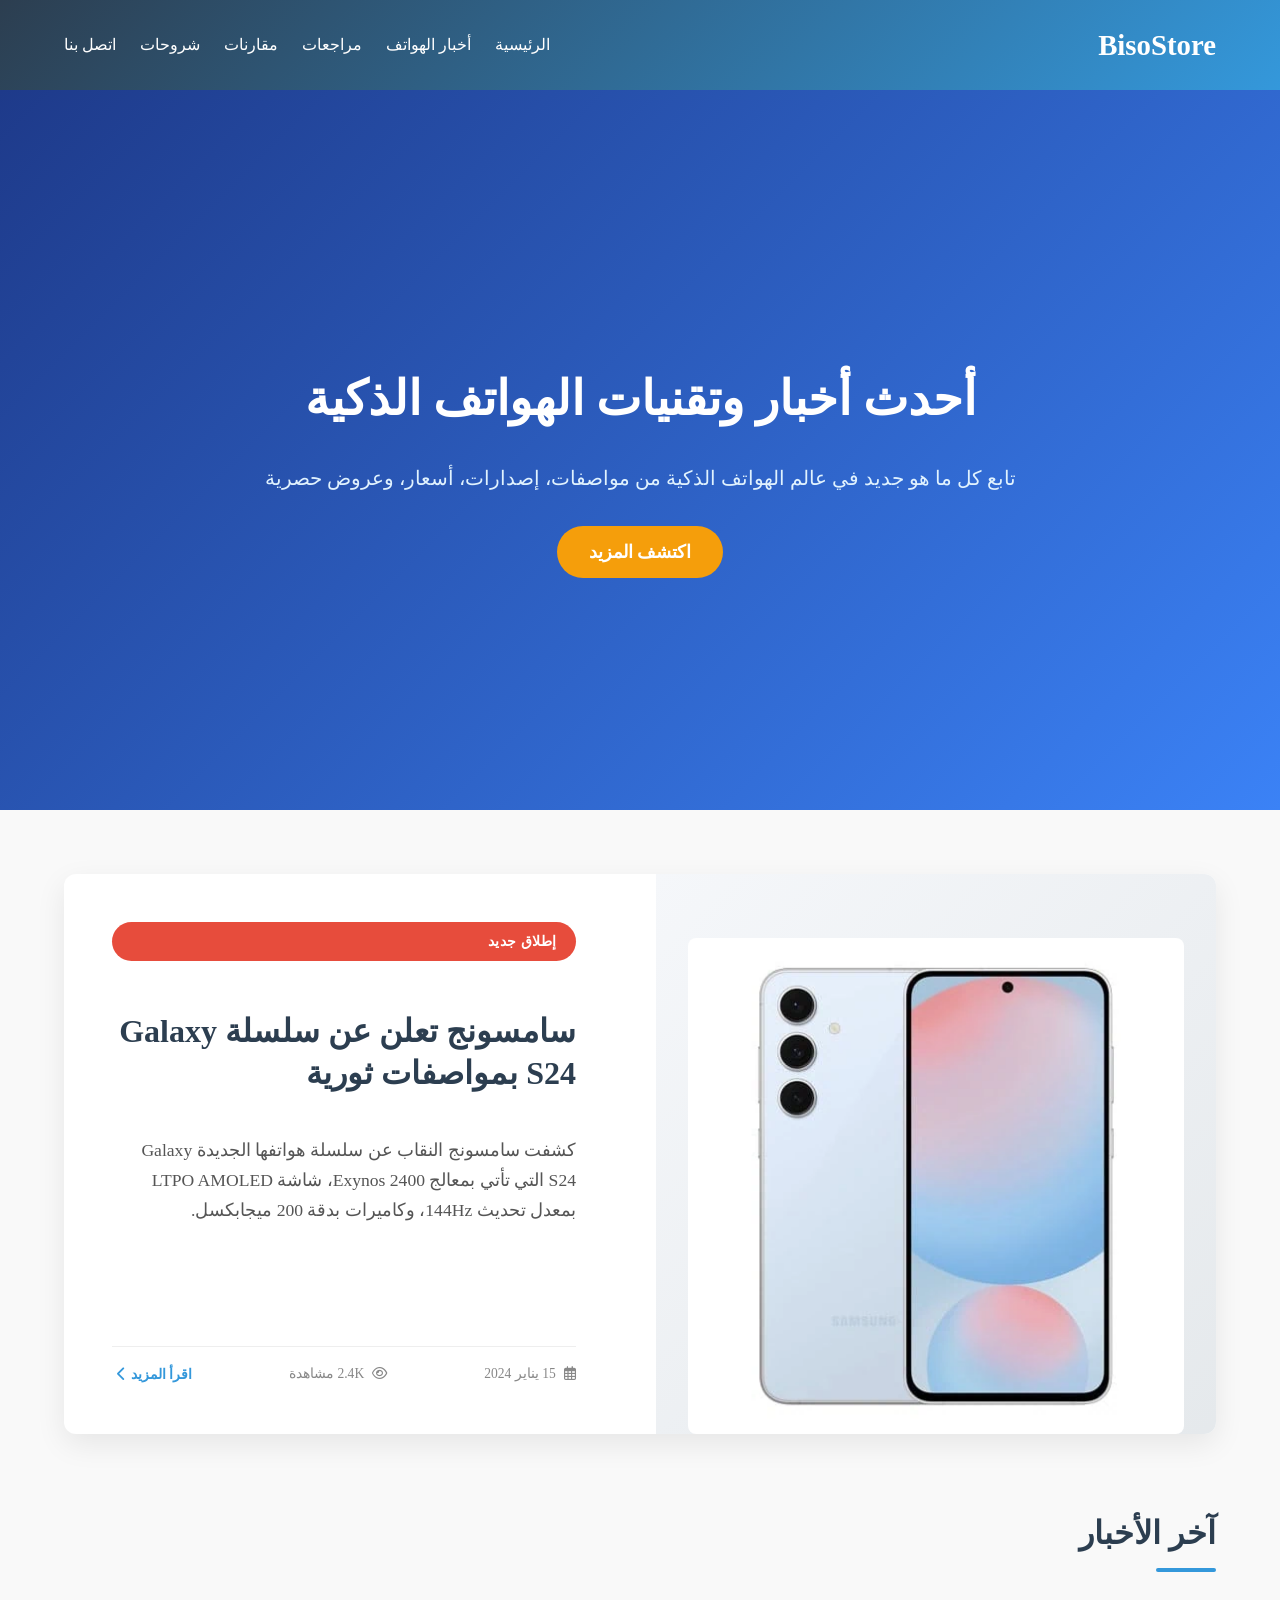
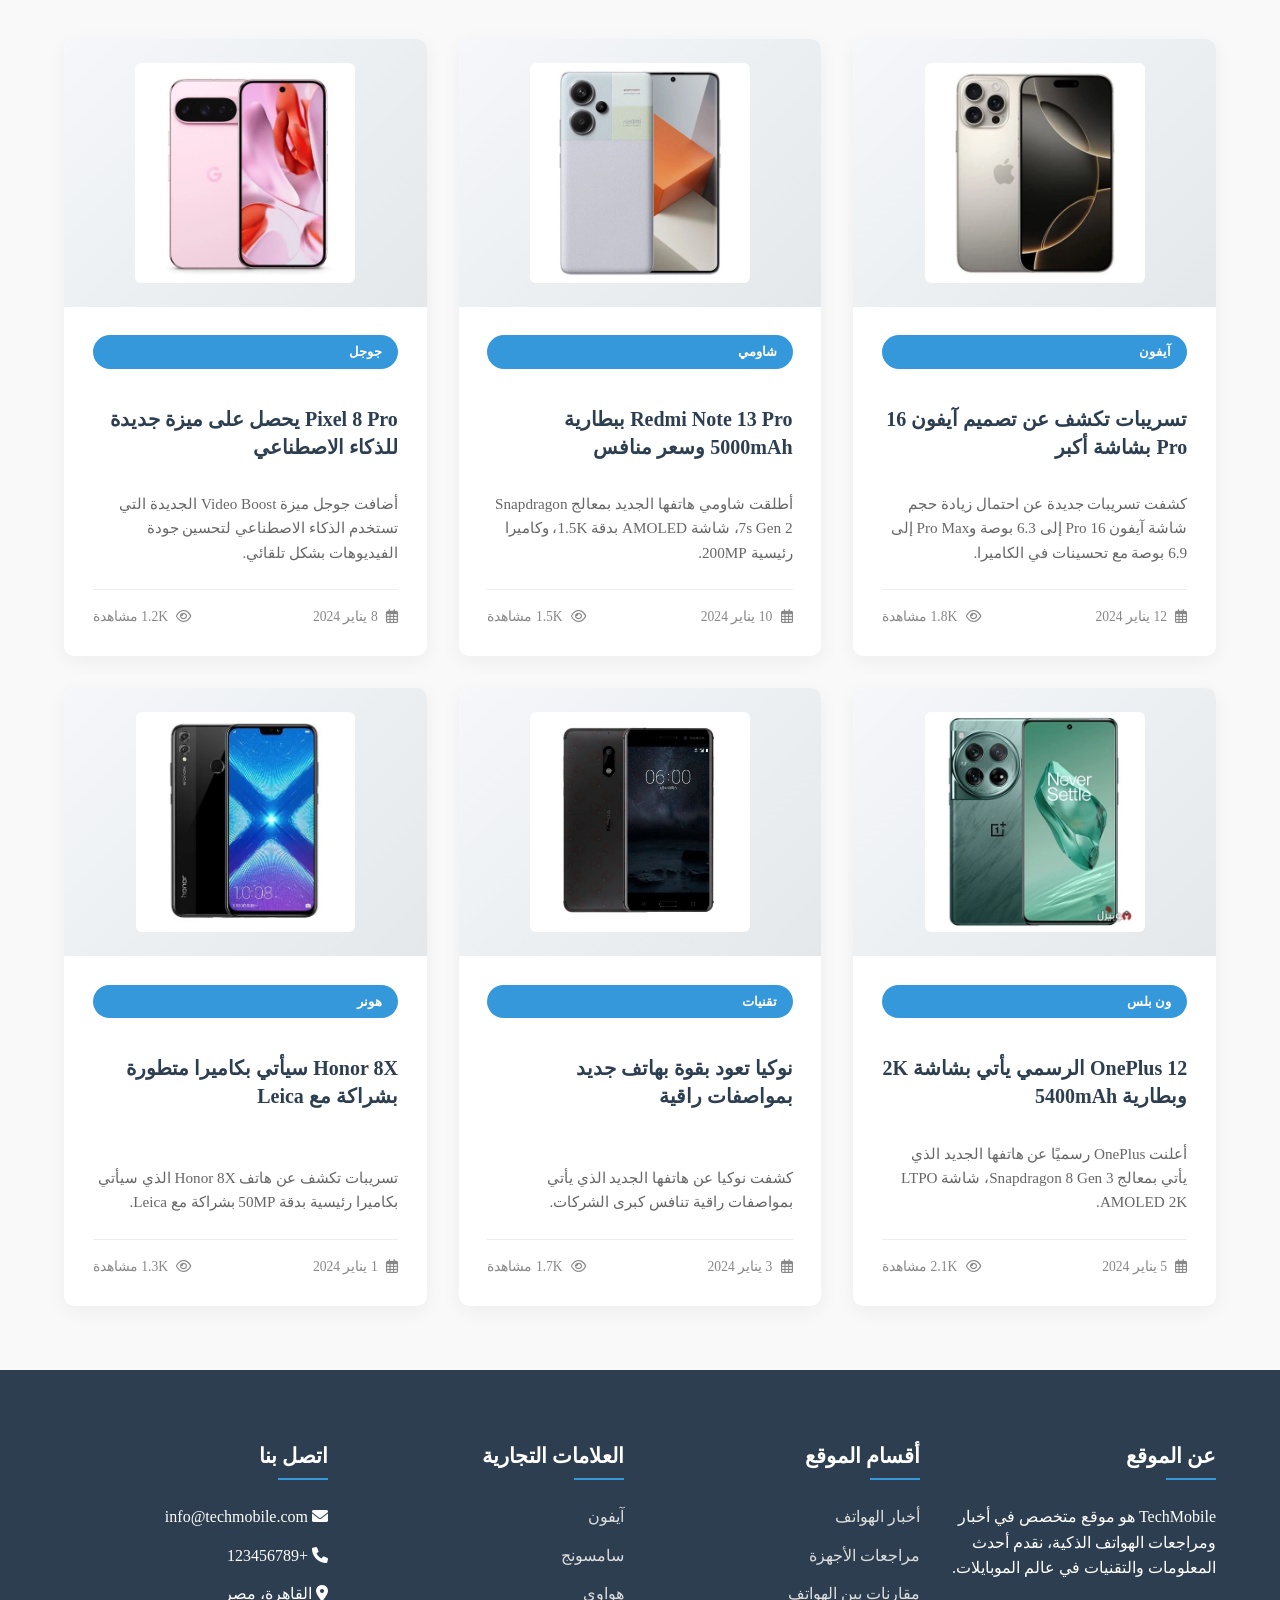
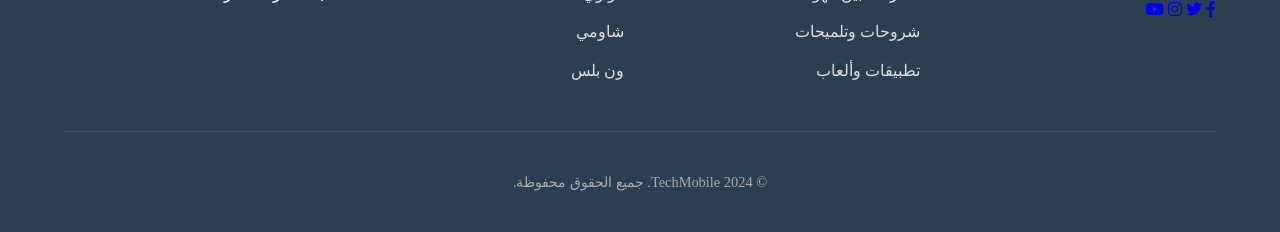
<file: news.html>
<!DOCTYPE html>
<html lang="ar" dir="rtl">
<head>
    <meta charset="UTF-8">
    <meta name="viewport" content="width=device-width, initial-scale=1.0">
    <title>أحدث أخبار الهواتف الذكية | TechMobile</title>
    <link rel="stylesheet" href="css/news.css">
    <link href="https://fonts.googleapis.com/css2?family=Tajawal:wght@400;500;700&display=swap" rel="stylesheet">
    <link rel="stylesheet" href="https://cdnjs.cloudflare.com/ajax/libs/font-awesome/6.0.0-beta3/css/all.min.css">
</head>
<body>
    <header>
        <div class="container">
            <div class="header-content">
                <div class="logo">BisoStore</div>
                <nav>
                    <ul>
                        <li><a href="#">الرئيسية</a></li>
                        <li><a href="#">أخبار الهواتف</a></li>
                        <li><a href="#">مراجعات</a></li>
                        <li><a href="#">مقارنات</a></li>
                        <li><a href="#">شروحات</a></li>
                        <li><a href="#">اتصل بنا</a></li>
                    </ul>
                </nav>
            </div>
        </div>
    </header>
    
    <section class="hero">
        <div class="container">
            <div class="hero-content">
                <h1>أحدث أخبار وتقنيات الهواتف الذكية</h1>
                <p>تابع كل ما هو جديد في عالم الهواتف الذكية من مواصفات، إصدارات، أسعار، وعروض حصرية</p>
                <a href="#" class="btn">اكتشف المزيد</a>
            </div>
        </div>
    </section>
    
   <section class="news-section">
    <div class="container">
        <div class="featured-news">
            <div class="featured-card">
                <div class="featured-img">
                    <img src="image/Samsung-Galaxy-S24-FE.webp" alt="سامسونج جالاكسي S24" loading="lazy">
                </div>
                <div class="featured-content">
                    <span class="featured-category">إطلاق جديد</span>
                    <h2 class="featured-title">سامسونج تعلن عن سلسلة Galaxy S24 بمواصفات ثورية</h2>
                    <p class="featured-excerpt">كشفت سامسونج النقاب عن سلسلة هواتفها الجديدة Galaxy S24 التي تأتي بمعالج Exynos 2400، شاشة LTPO AMOLED بمعدل تحديث 144Hz، وكاميرات بدقة 200 ميجابكسل.</p>
                    <div class="news-meta">
                        <span><i class="far fa-calendar-alt"></i> 15 يناير 2024</span>
                        <span><i class="far fa-eye"></i> 2.4K مشاهدة</span>
                        <a href="news1.html" class="read-more">اقرأ المزيد <i class="fas fa-chevron-left"></i></a>
                    </div>
                </div>
            </div>
        </div>
        
        <div class="section-title">
            <h2>آخر الأخبار</h2>
        </div>
        
        <div class="news-grid">
            <div class="news-card">
                <div class="news-img">
                    <img src="image/Apple-iPhone-16-Pro-Max.webp" alt="آيفون 16 برو" loading="lazy">
                </div>
                <div class="news-content">
                    <span class="news-category">آيفون</span>
                    <h3 class="news-title">تسريبات تكشف عن تصميم آيفون 16 Pro بشاشة أكبر</h3>
                    <p class="news-excerpt">كشفت تسريبات جديدة عن احتمال زيادة حجم شاشة آيفون 16 Pro إلى 6.3 بوصة وPro Max إلى 6.9 بوصة مع تحسينات في الكاميرا.</p>
                    <div class="news-meta">
                        <span><i class="far fa-calendar-alt"></i> 12 يناير 2024</span>
                        <span><i class="far fa-eye"></i> 1.8K مشاهدة</span>
                    </div>
                </div>
            </div>
            
            <div class="news-card">
                <div class="news-img">
                    <img src="image/Xiaomi-Redmi-Note-13-Pro-Plus.webp" alt="شاومي ريدمي نوت 13 برو" loading="lazy">
                </div>
                <div class="news-content">
                    <span class="news-category">شاومي</span>
                    <h3 class="news-title">Redmi Note 13 Pro ببطارية 5000mAh وسعر منافس</h3>
                    <p class="news-excerpt">أطلقت شاومي هاتفها الجديد بمعالج Snapdragon 7s Gen 2، شاشة AMOLED بدقة 1.5K، وكاميرا رئيسية 200MP.</p>
                    <div class="news-meta">
                        <span><i class="far fa-calendar-alt"></i> 10 يناير 2024</span>
                        <span><i class="far fa-eye"></i> 1.5K مشاهدة</span>
                    </div>
                </div>
            </div>
            
            <div class="news-card">
                <div class="news-img">
                    <img src="image/Google-Pixel-9-Pro-1.webp" alt="جوجل بكسل 9 برو" loading="lazy">
                </div>
                <div class="news-content">
                    <span class="news-category">جوجل</span>
                    <h3 class="news-title">Pixel 8 Pro يحصل على ميزة جديدة للذكاء الاصطناعي</h3>
                    <p class="news-excerpt">أضافت جوجل ميزة Video Boost الجديدة التي تستخدم الذكاء الاصطناعي لتحسين جودة الفيديوهات بشكل تلقائي.</p>
                    <div class="news-meta">
                        <span><i class="far fa-calendar-alt"></i> 8 يناير 2024</span>
                        <span><i class="far fa-eye"></i> 1.2K مشاهدة</span>
                    </div>
                </div>
            </div>
            
            <div class="news-card">
                <div class="news-img">
                    <img src="image/OnePlus-12.webp" alt="ون بلس 12" loading="lazy">
                </div>
                <div class="news-content">
                    <span class="news-category">ون بلس</span>
                    <h3 class="news-title">OnePlus 12 الرسمي يأتي بشاشة 2K وبطارية 5400mAh</h3>
                    <p class="news-excerpt">أعلنت OnePlus رسميًا عن هاتفها الجديد الذي يأتي بمعالج Snapdragon 8 Gen 3، شاشة LTPO AMOLED 2K.</p>
                    <div class="news-meta">
                        <span><i class="far fa-calendar-alt"></i> 5 يناير 2024</span>
                        <span><i class="far fa-eye"></i> 2.1K مشاهدة</span>
                    </div>
                </div>
            </div>
            
            <div class="news-card">
                <div class="news-img">
                    <img src="image/nokia6-800x800.webp" alt="نوكيا الجديد" loading="lazy">
                </div>
                <div class="news-content">
                    <span class="news-category">تقنيات</span>
                    <h3 class="news-title">نوكيا تعود بقوة بهاتف جديد بمواصفات راقية</h3>
                    <p class="news-excerpt">كشفت نوكيا عن هاتفها الجديد الذي يأتي بمواصفات راقية تنافس كبرى الشركات.</p>
                    <div class="news-meta">
                        <span><i class="far fa-calendar-alt"></i> 3 يناير 2024</span>
                        <span><i class="far fa-eye"></i> 1.7K مشاهدة</span>
                    </div>
                </div>
            </div>
            
            <div class="news-card">
                <div class="news-img">
                    <img src="image/honor-8x-2.webp" alt="هونر 8X" loading="lazy">
                </div>
                <div class="news-content">
                    <span class="news-category">هونر</span>
                    <h3 class="news-title">Honor 8X سيأتي بكاميرا متطورة بشراكة مع Leica</h3>
                    <p class="news-excerpt">تسريبات تكشف عن هاتف Honor 8X الذي سيأتي بكاميرا رئيسية بدقة 50MP بشراكة مع Leica.</p>
                    <div class="news-meta">
                        <span><i class="far fa-calendar-alt"></i> 1 يناير 2024</span>
                        <span><i class="far fa-eye"></i> 1.3K مشاهدة</span>
                    </div>
                </div>
            </div>
        </div>
    </div>
</section>
    
    <footer>
        <div class="container">
            <div class="footer-content">
                <div class="footer-column">
                    <h3>عن الموقع</h3>
                    <p>TechMobile هو موقع متخصص في أخبار ومراجعات الهواتف الذكية، نقدم أحدث المعلومات والتقنيات في عالم الموبايلات.</p>
                    <div class="social-links">
                        <a href="#"><i class="fab fa-facebook-f"></i></a>
                        <a href="#"><i class="fab fa-twitter"></i></a>
                        <a href="#"><i class="fab fa-instagram"></i></a>
                        <a href="#"><i class="fab fa-youtube"></i></a>
                    </div>
                </div>
                
                <div class="footer-column">
                    <h3>أقسام الموقع</h3>
                    <ul>
                        <li><a href="#">أخبار الهواتف</a></li>
                        <li><a href="#">مراجعات الأجهزة</a></li>
                        <li><a href="#">مقارنات بين الهواتف</a></li>
                        <li><a href="#">شروحات وتلميحات</a></li>
                        <li><a href="#">تطبيقات وألعاب</a></li>
                    </ul>
                </div>
                
                <div class="footer-column">
                    <h3>العلامات التجارية</h3>
                    <ul>
                        <li><a href="#">آيفون</a></li>
                        <li><a href="#">سامسونج</a></li>
                        <li><a href="#">هواوي</a></li>
                        <li><a href="#">شاومي</a></li>
                        <li><a href="#">ون بلس</a></li>
                    </ul>
                </div>
                
                <div class="footer-column">
                    <h3>اتصل بنا</h3>
                    <ul>
                        <li><i class="fas fa-envelope"></i> info@techmobile.com</li>
                        <li><i class="fas fa-phone"></i> +123456789</li>
                        <li><i class="fas fa-map-marker-alt"></i> القاهرة، مصر</li>
                    </ul>
                </div>
            </div>
            
            <div class="copyright">
                <p>&copy; 2024 TechMobile. جميع الحقوق محفوظة.</p>
            </div>
        </div>
    </footer>
</body>
</html>
</file>
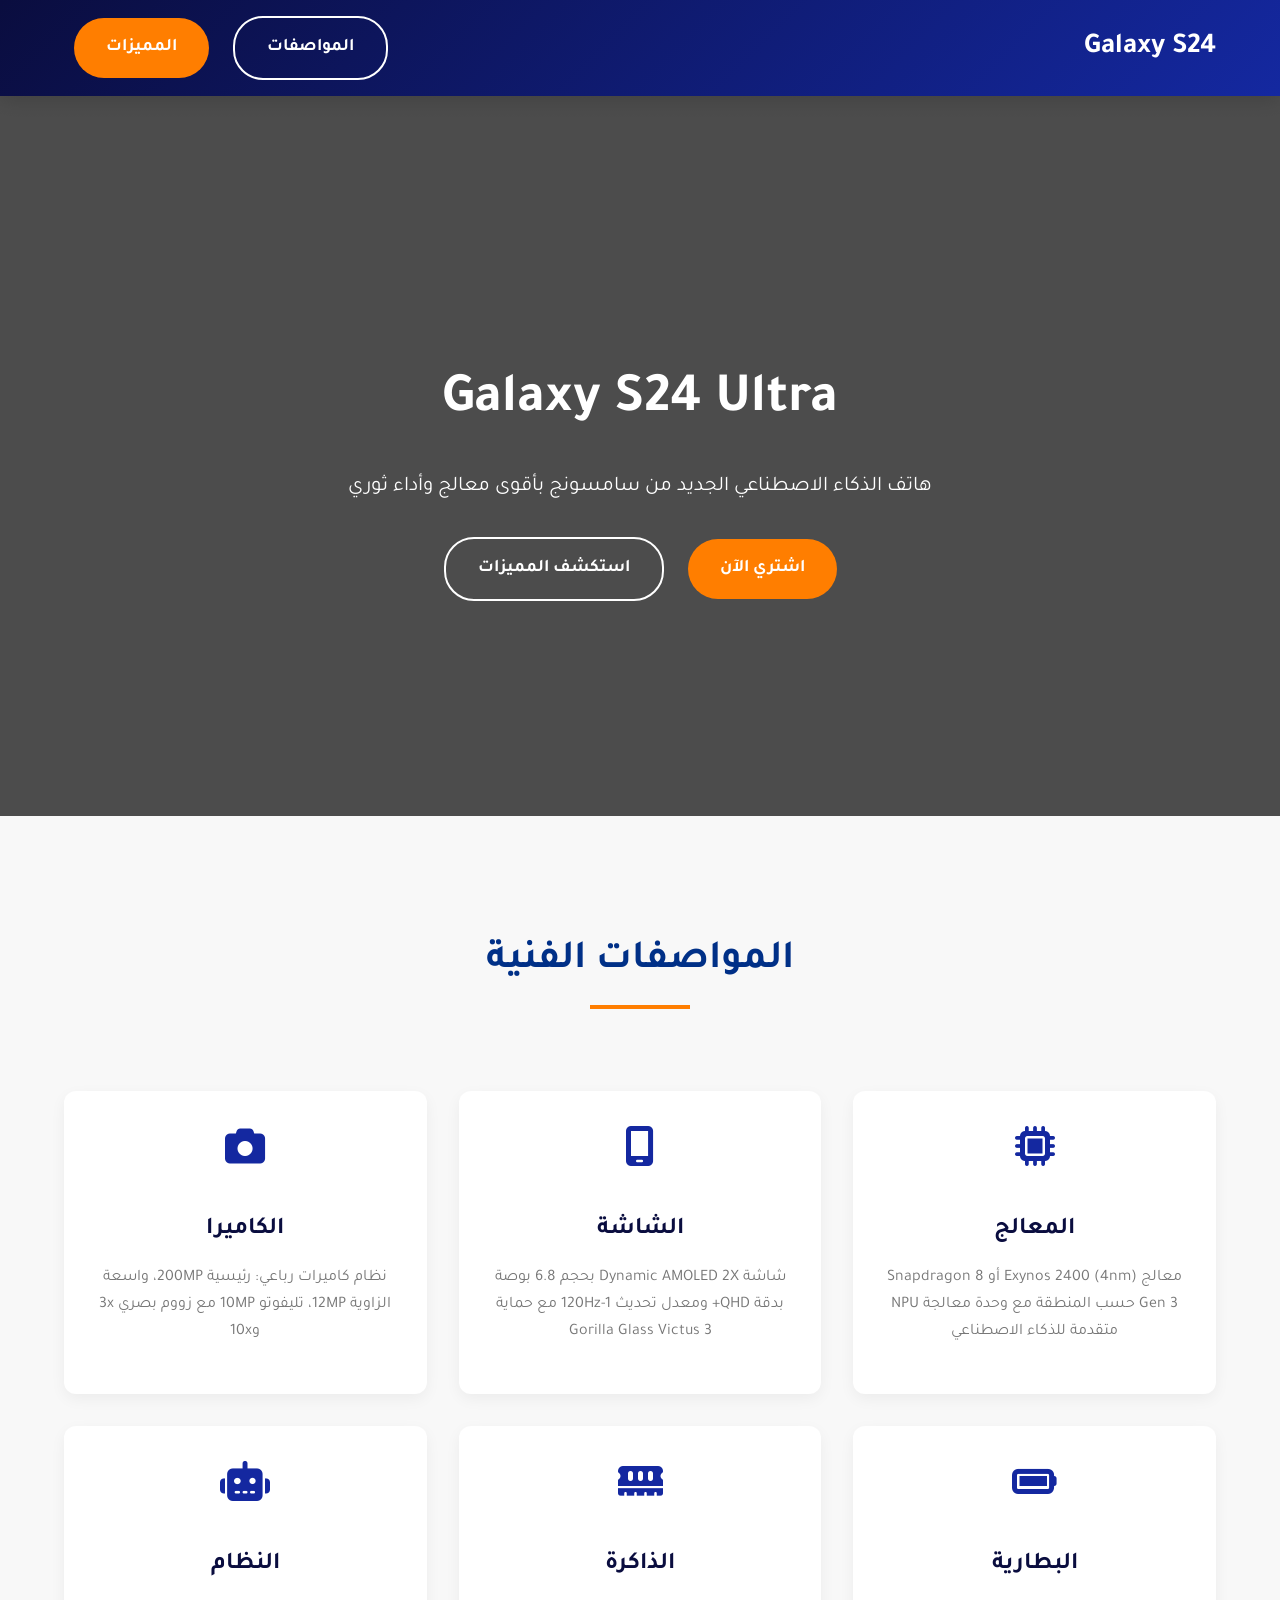
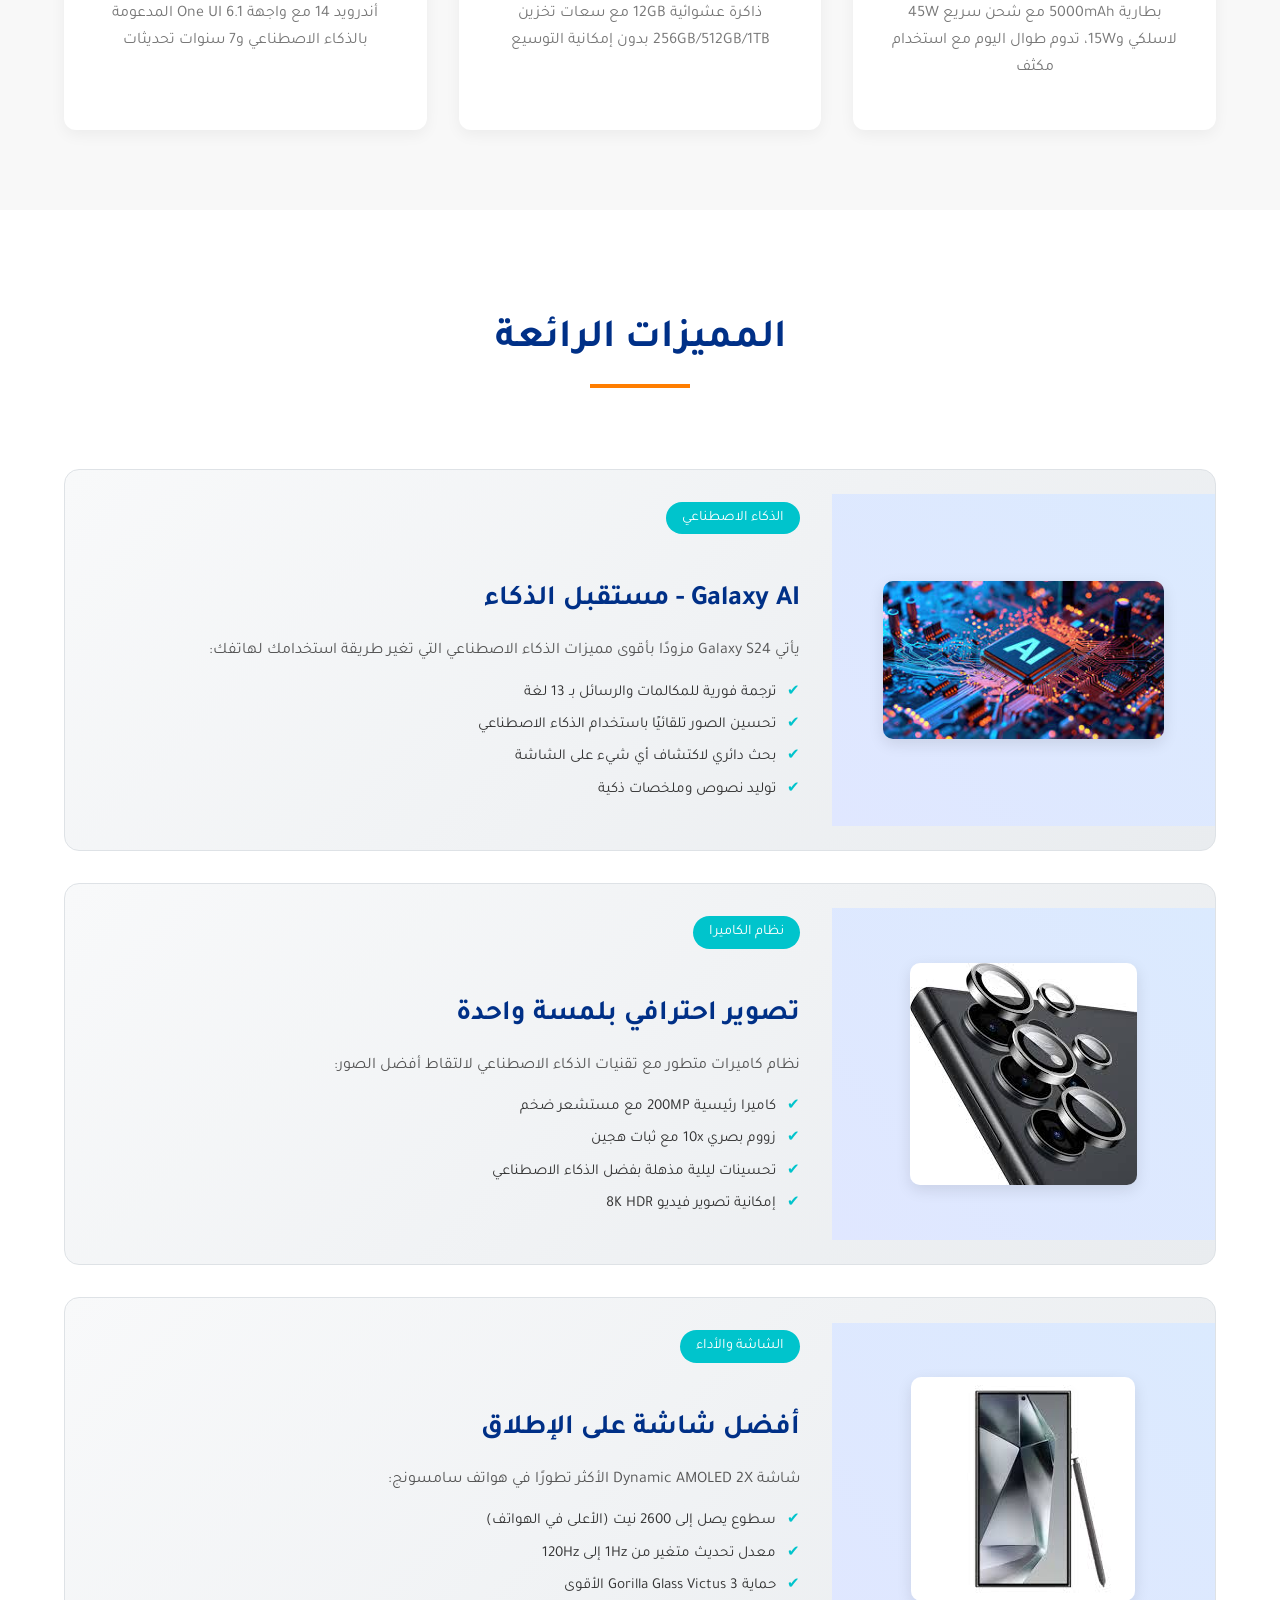
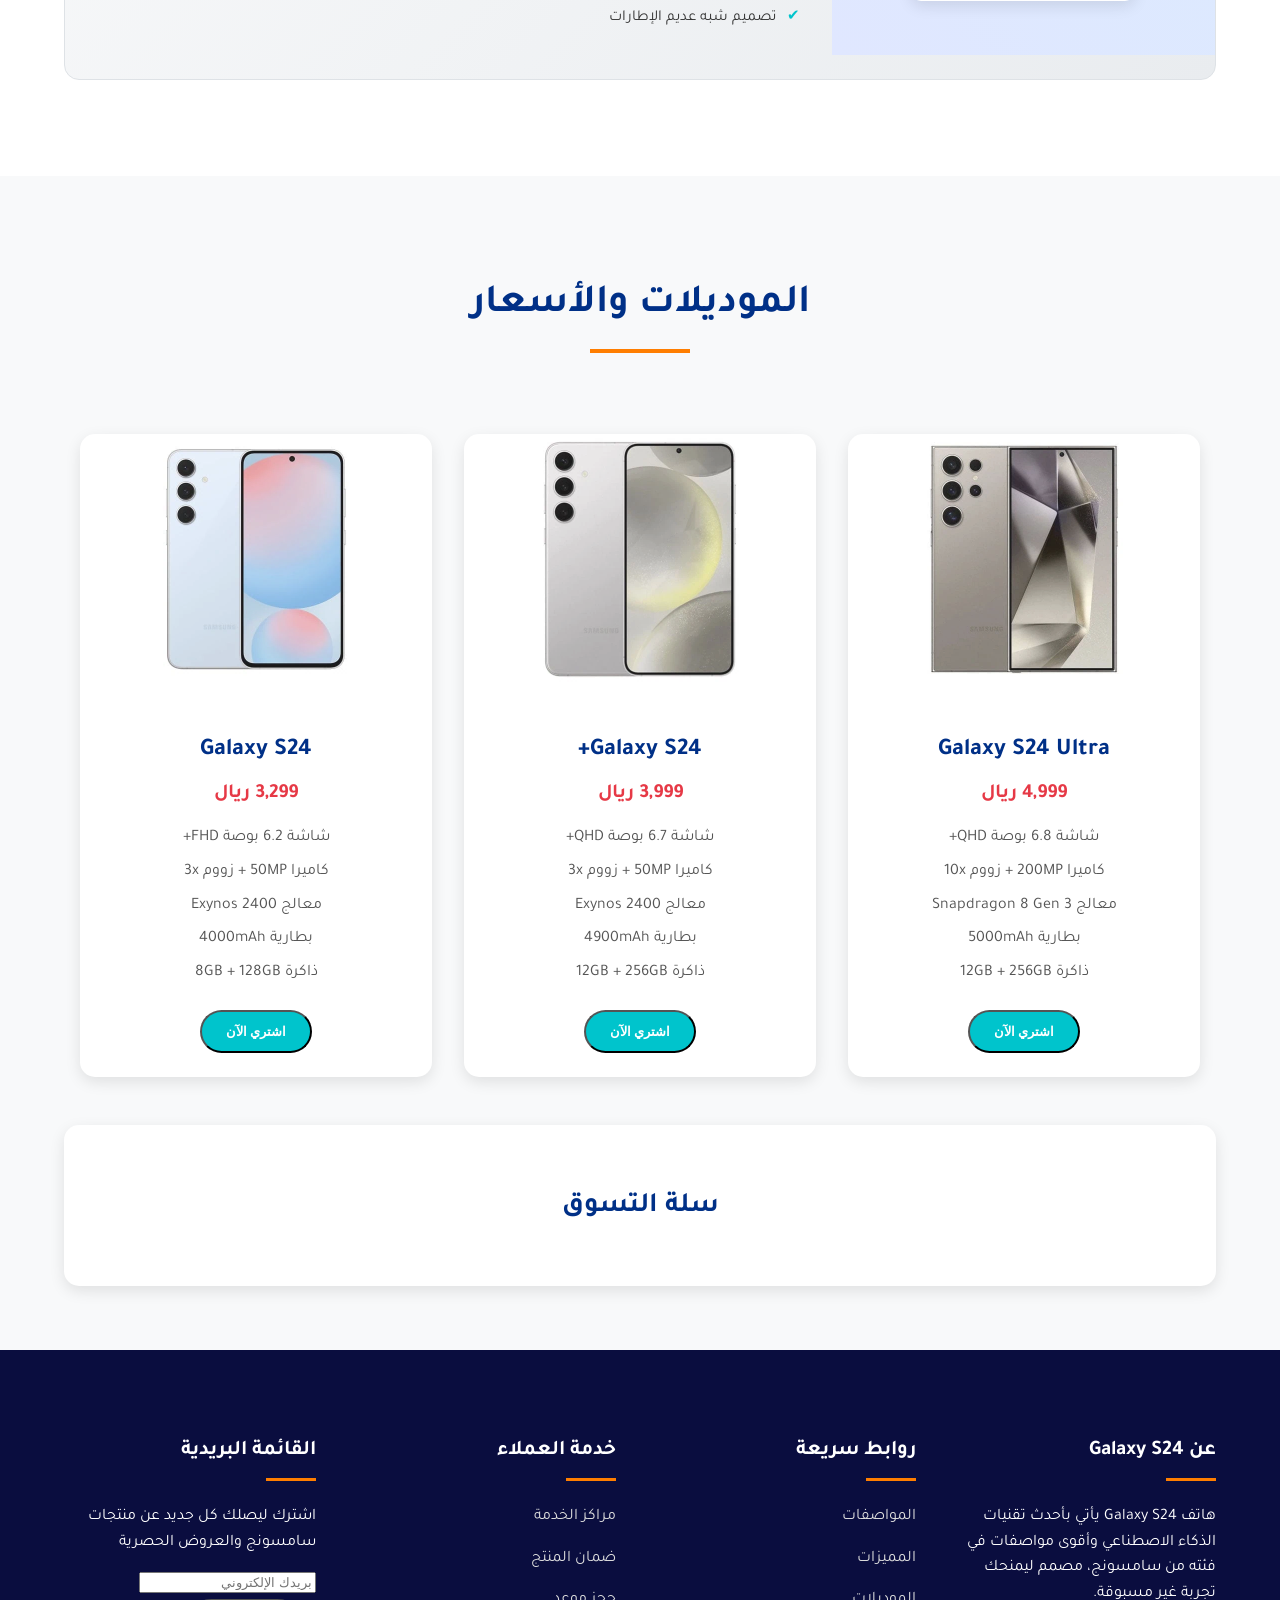
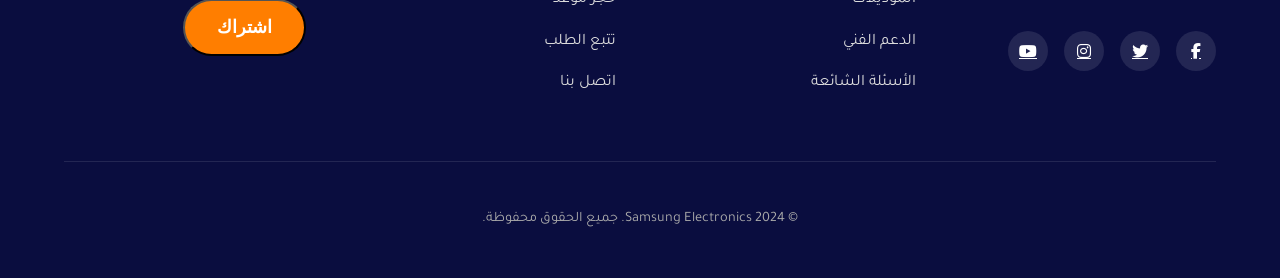
<file: news1.html>
<!DOCTYPE html>
<html lang="ar" dir="rtl">
<head>
    <meta charset="UTF-8">
    <meta name="viewport" content="width=device-width, initial-scale=1.0">
    <title>Samsung Galaxy S24 - المواصفات الكاملة</title>
    <link rel="stylesheet" href="css/news1.css">
    <link href="https://fonts.googleapis.com/css2?family=Tajawal:wght@400;500;700&display=swap" rel="stylesheet">
    <link rel="stylesheet" href="https://cdnjs.cloudflare.com/ajax/libs/font-awesome/6.4.0/css/all.min.css">
</head>
<body>
    <header class="samsung-header">
        <div class="container">
            <div class="header-content">
                <div class="logo">
                    <span>Galaxy S24</span>
                </div>
                <nav>
                    <a href="#specs" class="btn btn-outline">المواصفات</a>
                    <a href="#features" class="btn">المميزات</a>
                </nav>
            </div>
        </div>
    </header>
    
    <section class="hero">
        <div class="hero-content">
            <h1>Galaxy S24 Ultra</h1>
            <p>هاتف الذكاء الاصطناعي الجديد من سامسونج بأقوى معالج وأداء ثوري</p>
            <div>
                <a href="#models" class="btn">اشتري الآن</a>
                <a href="#features" class="btn btn-outline">استكشف المميزات</a>
            </div>
        </div>
    </section>
    
    <section id="specs" class="specs-section">
        <div class="container">
            <div class="section-title">
                <h2>المواصفات الفنية</h2>
            </div>
            <div class="specs-grid">
                <div class="spec-card">
                    <div class="spec-icon">
                        <i class="fas fa-microchip"></i>
                    </div>
                    <h3 class="spec-title">المعالج</h3>
                    <p class="spec-desc">معالج Exynos 2400 (4nm) أو Snapdragon 8 Gen 3 حسب المنطقة مع وحدة معالجة NPU متقدمة للذكاء الاصطناعي</p>
                </div>
                
                <div class="spec-card">
                    <div class="spec-icon">
                        <i class="fas fa-mobile-screen"></i>
                    </div>
                    <h3 class="spec-title">الشاشة</h3>
                    <p class="spec-desc">شاشة Dynamic AMOLED 2X بحجم 6.8 بوصة بدقة QHD+ ومعدل تحديث 1-120Hz مع حماية Gorilla Glass Victus 3</p>
                </div>
                
                <div class="spec-card">
                    <div class="spec-icon">
                        <i class="fas fa-camera"></i>
                    </div>
                    <h3 class="spec-title">الكاميرا</h3>
                    <p class="spec-desc">نظام كاميرات رباعي: رئيسية 200MP، واسعة الزاوية 12MP، تليفوتو 10MP مع زووم بصري 3x و10x</p>
                </div>
                
                <div class="spec-card">
                    <div class="spec-icon">
                        <i class="fas fa-battery-full"></i>
                    </div>
                    <h3 class="spec-title">البطارية</h3>
                    <p class="spec-desc">بطارية 5000mAh مع شحن سريع 45W لاسلكي و15W، تدوم طوال اليوم مع استخدام مكثف</p>
                </div>
                
                <div class="spec-card">
                    <div class="spec-icon">
                        <i class="fas fa-memory"></i>
                    </div>
                    <h3 class="spec-title">الذاكرة</h3>
                    <p class="spec-desc">ذاكرة عشوائية 12GB مع سعات تخزين 256GB/512GB/1TB بدون إمكانية التوسيع</p>
                </div>
                
                <div class="spec-card">
                    <div class="spec-icon">
                        <i class="fas fa-robot"></i>
                    </div>
                    <h3 class="spec-title">النظام</h3>
                    <p class="spec-desc">أندرويد 14 مع واجهة One UI 6.1 المدعومة بالذكاء الاصطناعي و7 سنوات تحديثات</p>
                </div>
            </div>
        </div>
    </section>
    
    <section id="features" class="features-section">
        <div class="container">
            <div class="section-title">
                <h2>المميزات الرائعة</h2>
            </div>
            
            <div class="feature-card">
                <div class="feature-img">
                    <img src="image/download (2).jpeg" alt="مميزات الذكاء الاصطناعي">
                </div>
                <div class="feature-content">
                    <span class="feature-tag">الذكاء الاصطناعي</span>
                    <h3 class="feature-title">Galaxy AI - مستقبل الذكاء</h3>
                    <p class="feature-desc">يأتي Galaxy S24 مزودًا بأقوى مميزات الذكاء الاصطناعي التي تغير طريقة استخدامك لهاتفك:</p>
                    <ul class="feature-list">
                        <li>ترجمة فورية للمكالمات والرسائل بـ 13 لغة</li>
                        <li>تحسين الصور تلقائيًا باستخدام الذكاء الاصطناعي</li>
                        <li>بحث دائري لاكتشاف أي شيء على الشاشة</li>
                        <li>توليد نصوص وملخصات ذكية</li>
                    </ul>
                </div>
            </div>
            
            <div class="feature-card">
                <div class="feature-img">
                    <img src="image/download (3).jpeg" alt="نظام الكاميرا">
                </div>
                <div class="feature-content">
                    <span class="feature-tag">نظام الكاميرا</span>
                    <h3 class="feature-title">تصوير احترافي بلمسة واحدة</h3>
                    <p class="feature-desc">نظام كاميرات متطور مع تقنيات الذكاء الاصطناعي لالتقاط أفضل الصور:</p>
                    <ul class="feature-list">
                        <li>كاميرا رئيسية 200MP مع مستشعر ضخم</li>
                        <li>زووم بصري 10x مع ثبات هجين</li>
                        <li>تحسينات ليلية مذهلة بفضل الذكاء الاصطناعي</li>
                        <li>إمكانية تصوير فيديو 8K HDR</li>
                    </ul>
                </div>
            </div>
            
            <div class="feature-card">
                <div class="feature-img">
                    <img src="image/download (4).jpeg" alt="شاشة سامسونج">
                </div>
                <div class="feature-content">
                    <span class="feature-tag">الشاشة والأداء</span>
                    <h3 class="feature-title">أفضل شاشة على الإطلاق</h3>
                    <p class="feature-desc">شاشة Dynamic AMOLED 2X الأكثر تطورًا في هواتف سامسونج:</p>
                    <ul class="feature-list">
                        <li>سطوع يصل إلى 2600 نيت (الأعلى في الهواتف)</li>
                        <li>معدل تحديث متغير من 1Hz إلى 120Hz</li>
                        <li>حماية Gorilla Glass Victus 3 الأقوى</li>
                        <li>تصميم شبه عديم الإطارات</li>
                    </ul>
                </div>
            </div>
        </div>
    </section>

       <section id="models" class="models-section">
        <div class="container">
            <div class="section-title">
                <h2>الموديلات والأسعار</h2>
            </div>
            <div class="models-grid">
                <div class="model-card">
                    <div class="model-img">
                        <img src="image/Samsung-Galaxy-S24-Ultra-5G.webp" alt="Galaxy S24 Ultra">
                    </div>
                    <div class="model-content">
                        <h3 class="model-name">Galaxy S24 Ultra</h3>
                        <div class="model-price">4,999 ريال</div>
                        <ul class="model-specs">
                            <li>شاشة 6.8 بوصة QHD+</li>
                            <li>كاميرا 200MP + زووم 10x</li>
                            <li>معالج Snapdragon 8 Gen 3</li>
                            <li>بطارية 5000mAh</li>
                            <li>ذاكرة 12GB + 256GB</li>
                        </ul>
                        <button class="buy-btn" onclick="addToCart('Galaxy S24 Ultra', 4999)">اشتري الآن</button>
                    </div>
                </div>
                
                <div class="model-card">
                    <div class="model-img">
                        <img src="image/Samsung-Galaxy-S24-Plus-5G.webp" alt="Galaxy S24 Plus">
                    </div>
                    <div class="model-content">
                        <h3 class="model-name">Galaxy S24+</h3>
                        <div class="model-price">3,999 ريال</div>
                        <ul class="model-specs">
                            <li>شاشة 6.7 بوصة QHD+</li>
                            <li>كاميرا 50MP + زووم 3x</li>
                            <li>معالج Exynos 2400</li>
                            <li>بطارية 4900mAh</li>
                            <li>ذاكرة 12GB + 256GB</li>
                        </ul>
                        <button class="buy-btn" onclick="addToCart('Galaxy S24+', 3999)">اشتري الآن</button>
                    </div>
                </div>
                
                <div class="model-card">
                    <div class="model-img">
                        <img src="image/Samsung-Galaxy-S24-FE.webp" alt="Galaxy S24">
                    </div>
                    <div class="model-content">
                        <h3 class="model-name">Galaxy S24</h3>
                        <div class="model-price">3,299 ريال</div>
                        <ul class="model-specs">
                            <li>شاشة 6.2 بوصة FHD+</li>
                            <li>كاميرا 50MP + زووم 3x</li>
                            <li>معالج Exynos 2400</li>
                            <li>بطارية 4000mAh</li>
                            <li>ذاكرة 8GB + 128GB</li>
                        </ul>
                        <button class="buy-btn" onclick="addToCart('Galaxy S24', 3299)">اشتري الآن</button>
                    </div>
                </div>
            </div>

            <div class="cart-section" id="cart">
                <h3>سلة التسوق</h3>
                <div id="cart-items"></div>
                <div id="total-price" class="total-price"></div>
            </div>
        </div>
    </section>
    
    <footer>
        <div class="container">
            <div class="footer-content">
                <div class="footer-column">
                    <h3>عن Galaxy S24</h3>
                    <p>هاتف Galaxy S24 يأتي بأحدث تقنيات الذكاء الاصطناعي وأقوى مواصفات في فئته من سامسونج، مصمم ليمنحك تجربة غير مسبوقة.</p>
                    <div class="social-links">
                        <a href="#"><i class="fab fa-facebook-f"></i></a>
                        <a href="#"><i class="fab fa-twitter"></i></a>
                        <a href="#"><i class="fab fa-instagram"></i></a>
                        <a href="#"><i class="fab fa-youtube"></i></a>
                    </div>
                </div>
                
                <div class="footer-column">
                    <h3>روابط سريعة</h3>
                    <ul>
                        <li><a href="#specs">المواصفات</a></li>
                        <li><a href="#features">المميزات</a></li>
                        <li><a href="#models">الموديلات</a></li>
                        <li><a href="#">الدعم الفني</a></li>
                        <li><a href="#">الأسئلة الشائعة</a></li>
                    </ul>
                </div>
                
                <div class="footer-column">
                    <h3>خدمة العملاء</h3>
                    <ul>
                        <li><a href="#">مراكز الخدمة</a></li>
                        <li><a href="#">ضمان المنتج</a></li>
                        <li><a href="#">حجز موعد</a></li>
                        <li><a href="#">تتبع الطلب</a></li>
                        <li><a href="#">اتصل بنا</a></li>
                    </ul>
                </div>
                
                <div class="footer-column">
                    <h3>القائمة البريدية</h3>
                    <p>اشترك ليصلك كل جديد عن منتجات سامسونج والعروض الحصرية</p>
                    <form>
                        <input type="email" placeholder="بريدك الإلكتروني" required>
                        <button type="submit" class="btn">اشتراك</button>
                    </form>
                </div>
            </div>
            
            <div class="copyright">
                <p>© 2024 Samsung Electronics. جميع الحقوق محفوظة.</p>
            </div>
        </div>
    </footer>
<script src="js/news.js"></script>
</body>
</html>
</file>
<file: css/news.css>
:root {
            --primary-color: #3498db;
            --secondary-color: #2c3e50;
            --accent-color: #e74c3c;
            --light-color: #ecf0f1;
            --dark-color: #2c3e50;
        }

        ::-webkit-scrollbar {
    width: 8px;
    height: 8px;
}

::-webkit-scrollbar-track {
    background: #E5E7EB;
    border-radius: 8px;
}

::-webkit-scrollbar-thumb {
    background: #1E3A8A;
    border-radius: 8px;
}

::-webkit-scrollbar-thumb:hover {
    background: #10B981;
}

        
        body {
            font-family: 'Tajawal', Arial, sans-serif;
             font-family: 'Amiri', serif;
            margin: 0;
            padding: 0;
            background-color: #f5f5f5;
            color: #333;
            line-height: 1.6;
        }
        
        header {
            background: linear-gradient(135deg, var(--secondary-color), var(--primary-color));
            color: white;
            padding: 1rem 0;
            box-shadow: 0 4px 12px rgba(0, 0, 0, 0.1);
        }
        
        .container {
            width: 90%;
            max-width: 1200px;
            margin: 0 auto;
        }
        
        .header-content {
            display: flex;
            justify-content: space-between;
            align-items: center;
        }
        
        .logo {
            font-size: 1.8rem;
            font-weight: 700;
        }
        
        nav ul {
            display: flex;
            list-style: none;
        }
        
        nav ul li {
            margin-right: 1.5rem;
        }
        
        nav ul li a {
            color: white;
            text-decoration: none;
            font-weight: 500;
            transition: all 0.3s ease;
        }
        
        nav ul li a:hover {
            color: var(--accent-color);
        }
        
            .hero {
            background: linear-gradient(135deg, #1e3a8a 0%, #3b82f6 100%);
            min-height: 80vh;
            display: flex;
            align-items: center;
            justify-content: center;
            position: relative;
            overflow: hidden;
        }
        .hero::before {
            content: '';
            position: absolute;
            top: 0;
            left: 0;
            width: 100%;
            height: 100%;
            background: url('https://source.unsplash.com/random/1920x1080?tech') no-repeat center center/cover;
            opacity: 0.2;
            z-index: 0;
        }
        .hero-content {
            position: relative;
            z-index: 1;
            text-align: center;
            max-width: 800px;
            padding: 20px;
            margin: auto;
        }
        .hero-content h1 {
            font-size: 3rem;
            font-weight: 700;
            color: white;
            margin-bottom: 1.5rem;
            animation: fadeInDown 1s ease-out;
        }
        .hero-content p {
            font-size: 1.25rem;
            color: #e0f2fe;
            margin-bottom: 2rem;
            animation: fadeInUp 1s ease-out 0.3s;
            animation-fill-mode: backwards;
        }
        .btn {
            background: #f59e0b;
            color: white;
            padding: 0.75rem 2rem;
            font-size: 1.125rem;
            font-weight: 700;
            border-radius: 9999px;
            transition: all 0.3s ease;
            text-decoration: none;
            display: inline-block;
        }
        .btn:hover {
            background: #d97706;
            transform: translateY(-2px);
            box-shadow: 0 4px 15px rgba(0, 0, 0, 0.2);
        }
        @keyframes fadeInDown {
            0% { opacity: 0; transform: translateY(-20px); }
            100% { opacity: 1; transform: translateY(0); }
        }
        @keyframes fadeInUp {
            0% { opacity: 0; transform: translateY(20px); }
            100% { opacity: 1; transform: translateY(0); }
        }
        @media (max-width: 640px) {
            .hero-content h1 {
                font-size: 2rem;
            }
            .hero-content p {
                font-size: 1rem;
            }
        }
      /* أخبار الهواتف - تصميم محترف */
.news-section {
    padding: 4rem 0;
    background-color: #f9f9f9;
}

.featured-news {
    margin-bottom: 3rem;
    position: relative;
}

.featured-card {
    display: grid;
    grid-template-columns: 1fr 1fr;
    gap: 2rem;
    background-color: white;
    border-radius: 12px;
    overflow: hidden;
    box-shadow: 0 10px 30px rgba(0, 0, 0, 0.08);
    transition: transform 0.3s ease;
}

.featured-card:hover {
    transform: translateY(-5px);
    box-shadow: 0 15px 40px rgba(0, 0, 0, 0.12);
}

.featured-img {
    height: 100%;
    min-height: 350px;
    background: linear-gradient(135deg, #f5f7fa, #e4e8eb);
    display: flex;
    align-items: center;
    justify-content: center;
    padding: 2rem;
}

.featured-img img {
    max-height: 100%;
    width: auto;
    max-width: 100%;
    object-fit: contain;
    border-radius: 8px;
    transition: transform 0.5s ease;
}

.featured-card:hover .featured-img img {
    transform: scale(1.03);
}

.featured-content {
    padding: 3rem;
    display: flex;
    flex-direction: column;
    justify-content: center;
}

.featured-category {
    display: inline-block;
    background-color: #e74c3c;
    color: white;
    padding: 0.5rem 1.2rem;
    border-radius: 20px;
    font-size: 0.9rem;
    margin-bottom: 1.5rem;
    font-weight: 600;
    text-transform: uppercase;
    letter-spacing: 0.5px;
}

.featured-title {
    font-size: 2rem;
    margin-bottom: 1.5rem;
    color: #2c3e50;
    line-height: 1.3;
}

.featured-excerpt {
    color: #555;
    margin-bottom: 2rem;
    font-size: 1.1rem;
    line-height: 1.7;
}

.section-title {
    display: flex;
    justify-content: space-between;
    align-items: center;
    margin-bottom: 2.5rem;
    position: relative;
}

.section-title h2 {
    font-size: 2rem;
    color: #2c3e50;
    position: relative;
    padding-bottom: 0.8rem;
}

.section-title h2::after {
    content: '';
    position: absolute;
    width: 60px;
    height: 4px;
    background-color: #3498db;
    bottom: 0;
    right: 0;
    border-radius: 2px;
}

.view-all {
    color: #3498db;
    text-decoration: none;
    font-weight: 600;
    display: flex;
    align-items: center;
    transition: all 0.3s ease;
}

.view-all i {
    margin-right: 0.5rem;
    transition: transform 0.3s ease;
}

.view-all:hover {
    color: #2980b9;
}

.view-all:hover i {
    transform: translateX(-5px);
}

.news-grid {
    display: grid;
    grid-template-columns: repeat(auto-fill, minmax(300px, 1fr));
    gap: 2rem;
}

.news-card {
    background-color: white;
    border-radius: 10px;
    overflow: hidden;
    box-shadow: 0 5px 20px rgba(0, 0, 0, 0.05);
    transition: all 0.3s ease;
    display: flex;
    flex-direction: column;
    height: 100%;
}

.news-card:hover {
    transform: translateY(-10px);
    box-shadow: 0 15px 30px rgba(0, 0, 0, 0.1);
}

.news-img {
    height: 220px;
    background: linear-gradient(135deg, #f5f7fa, #e4e8eb);
    display: flex;
    align-items: center;
    justify-content: center;
    padding: 1.5rem;
}

.news-img img {
    max-height: 100%;
    max-width: 100%;
    object-fit: contain;
    border-radius: 6px;
    transition: transform 0.5s ease;
}

.news-card:hover .news-img img {
    transform: scale(1.05);
}

.news-content {
    padding: 1.8rem;
    flex-grow: 1;
    display: flex;
    flex-direction: column;
}

.news-category {
    display: inline-block;
    background-color: #3498db;
    color: white;
    padding: 0.4rem 1rem;
    border-radius: 20px;
    font-size: 0.8rem;
    margin-bottom: 1rem;
    font-weight: 600;
}

.news-title {
    font-size: 1.25rem;
    margin-bottom: 1rem;
    color: #2c3e50;
    line-height: 1.4;
    flex-grow: 1;
}

.news-excerpt {
    color: #666;
    margin-bottom: 1.5rem;
    line-height: 1.6;
    font-size: 0.95rem;
}

.news-meta {
    display: flex;
    justify-content: space-between;
    color: #888;
    font-size: 0.85rem;
    margin-top: auto;
    padding-top: 1rem;
    border-top: 1px solid #eee;
}

.news-meta i {
    margin-left: 0.3rem;
}

.read-more {
    color: #3498db;
    text-decoration: none;
    font-weight: 600;
    font-size: 0.9rem;
    display: flex;
    align-items: center;
    transition: all 0.3s ease;
}

.read-more i {
    margin-right: 0.3rem;
    transition: transform 0.3s ease;
}

.read-more:hover {
    color: #2980b9;
}

.read-more:hover i {
    transform: translateX(-5px);
}

/* التكيف مع الشاشات الصغيرة */
@media (max-width: 992px) {
    .featured-card {
        grid-template-columns: 1fr;
    }
    
    .featured-img {
        min-height: 250px;
        order: -1;
    }
    
    .featured-content {
        padding: 2rem;
    }
    
    .featured-title {
        font-size: 1.7rem;
    }
}

@media (max-width: 768px) {
    .news-section {
        padding: 3rem 0;
    }
    
    .section-title h2 {
        font-size: 1.7rem;
    }
    
    .news-grid {
        grid-template-columns: repeat(auto-fill, minmax(280px, 1fr));
        gap: 1.5rem;
    }
    
    .news-img {
        height: 200px;
        padding: 1rem;
    }
    
    .news-content {
        padding: 1.5rem;
    }
}

@media (max-width: 480px) {
    .section-title {
        flex-direction: column;
        align-items: flex-start;
        gap: 1rem;
    }
    
    .section-title h2::after {
        right: auto;
        left: 0;
    }
    
    .news-grid {
        grid-template-columns: 1fr;
    }
}
        
        footer {
            background-color: var(--secondary-color);
            color: white;
            padding: 3rem 0 1.5rem;
        }
        
        .footer-content {
            display: grid;
            grid-template-columns: repeat(auto-fit, minmax(200px, 1fr));
            gap: 2rem;
            margin-bottom: 2rem;
        }
        
        .footer-column h3 {
            font-size: 1.3rem;
            margin-bottom: 1.5rem;
            position: relative;
            padding-bottom: 0.5rem;
        }
        
        .footer-column h3::after {
            content: '';
            position: absolute;
            width: 50px;
            height: 2px;
            background-color: var(--primary-color);
            bottom: 0;
            right: 0;
        }
        
        .footer-column ul {
            list-style: none;
            padding: 0;
        }
        
        .footer-column ul li {
            margin-bottom: 0.8rem;
        }
        
        .footer-column ul li a {
            color: #ddd;
            text-decoration: none;
            transition: all 0.3s ease;
        }
        
        .footer-column ul li a:hover {
            color: var(--primary-color);
            padding-right: 5px;
        }
        
        .copyright {
            text-align: center;
            padding-top: 1.5rem;
            border-top: 1px solid rgba(255, 255, 255, 0.1);
            font-size: 0.9rem;
            color: #aaa;
        }
        
        @media (max-width: 768px) {
            .header-content {
                flex-direction: column;
                text-align: center;
            }
            
            nav ul {
                margin-top: 1rem;
                justify-content: center;
            }
            
            .hero {
                height: 300px;
            }
            
            .hero h1 {
                font-size: 2rem;
            }
            
            .featured-card {
                grid-template-columns: 1fr;
            }
            
            .featured-content {
                order: -1;
            }
        }
</file>
<file: css/news1.css>
:root {
            --samsung-blue: #1428A0;
            --samsung-dark: #0A0D3F;
            --samsung-accent: #FF7E00;
            --light-gray: #f8f8f8;
            --text-dark: #333;
            --text-light: #777;
        }
        

::-webkit-scrollbar {
    width: 8px;
    height: 8px;
}

::-webkit-scrollbar-track {
    background: #E5E7EB;
    border-radius: 8px;
}

::-webkit-scrollbar-thumb {
    background: #1E3A8A;
    border-radius: 8px;
}

::-webkit-scrollbar-thumb:hover {
    background: #10B981;
}


        body {
            font-family: 'Tajawal', sans-serif;
            margin: 0;
            padding: 0;
            color: var(--text-dark);
            background-color: white;
            line-height: 1.6;
        }
        
        .samsung-header {
            background: linear-gradient(135deg, var(--samsung-dark), var(--samsung-blue));
            color: white;
            padding: 1rem 0;
            box-shadow: 0 4px 20px rgba(0, 0, 0, 0.15);
        }
        
        .container {
            width: 90%;
            max-width: 1200px;
            margin: 0 auto;
        }
        
        .header-content {
            display: flex;
            justify-content: space-between;
            align-items: center;
        }
        
        .logo {
            font-size: 1.8rem;
            font-weight: 700;
            display: flex;
            align-items: center;
        }
        
        .logo img {
            height: 40px;
            margin-left: 10px;
        }
        
        .hero {
            background: linear-gradient(rgba(0, 0, 0, 0.7), rgba(0, 0, 0, 0.7)), url('https://images.samsung.com/is/image/samsung/assets/ar/galaxy-s24/images/galaxy-s24-highlights-kv.jpg') no-repeat center center/cover;
            height: 80vh;
            min-height: 600px;
            display: flex;
            align-items: center;
            color: white;
            text-align: center;
            position: relative;
        }
        
        .hero-content {
            max-width: 800px;
            margin: 0 auto;
            padding: 2rem;
        }
        
        .hero h1 {
            font-size: 3.5rem;
            margin-bottom: 1.5rem;
            font-weight: 700;
        }
        
        .hero p {
            font-size: 1.3rem;
            margin-bottom: 2rem;
        }
        
        .btn {
            display: inline-block;
            background-color: var(--samsung-accent);
            color: white;
            padding: 1rem 2rem;
            border-radius: 30px;
            text-decoration: none;
            font-weight: 600;
            font-size: 1.1rem;
            transition: all 0.3s ease;
            margin: 0 10px;
        }
        
        .btn:hover {
            background-color: #e67100;
            transform: translateY(-3px);
            box-shadow: 0 10px 20px rgba(0, 0, 0, 0.2);
        }
        
        .btn-outline {
            background-color: transparent;
            border: 2px solid white;
        }
        
        .btn-outline:hover {
            background-color: rgba(255, 255, 255, 0.1);
        }
        
        .specs-section {
            padding: 5rem 0;
            background-color: var(--light-gray);
        }
        
        .section-title {
            text-align: center;
            margin-bottom: 4rem;
        }
        
        .section-title h2 {
            font-size: 2.5rem;
            color: var(--samsung-dark);
            position: relative;
            display: inline-block;
            padding-bottom: 1rem;
        }
        
        .section-title h2::after {
            content: '';
            position: absolute;
            width: 100px;
            height: 4px;
            background-color: var(--samsung-accent);
            bottom: 0;
            left: 50%;
            transform: translateX(-50%);
        }
        
        .specs-grid {
            display: grid;
            grid-template-columns: repeat(auto-fit, minmax(300px, 1fr));
            gap: 2rem;
        }
        
        .spec-card {
            background-color: white;
            border-radius: 12px;
            padding: 2rem;
            box-shadow: 0 5px 15px rgba(0, 0, 0, 0.05);
            transition: all 0.3s ease;
            text-align: center;
        }
        
        .spec-card:hover {
            transform: translateY(-10px);
            box-shadow: 0 15px 30px rgba(0, 0, 0, 0.1);
        }
        
        .spec-icon {
            font-size: 2.5rem;
            color: var(--samsung-blue);
            margin-bottom: 1.5rem;
        }
        
        .spec-title {
            font-size: 1.5rem;
            margin-bottom: 1rem;
            color: var(--samsung-dark);
        }
        
        .spec-desc {
            color: var(--text-light);
            line-height: 1.7;
        }
        
        .features-section {
            padding: 4rem 0;
            background-color: #fff;
        }
        .section-title {
            text-align: center;
            margin-bottom: 3rem;
        }
        .section-title h2 {
            font-size: 2.5rem;
            color: #003087;
            font-weight: 700;
        }
        .feature-card {
            display: flex;
            align-items: center;
            background: linear-gradient(135deg, #f8f9fa 0%, #e9ecef 100%);
            border-radius: 15px;
            margin-bottom: 2rem;
            overflow: hidden;
            transition: transform 0.3s ease, box-shadow 0.3s ease;
            border: 1px solid #dee2e6;
        }
        .feature-card:hover {
            transform: translateY(-10px);
            box-shadow: 0 10px 20px rgba(0, 0, 0, 0.1);
        }
        .feature-img {
            flex: 1;
            height: 300px;
            display: flex;
            align-items: center;
            justify-content: center;
            background: linear-gradient(45deg, #e0e7ff 0%, #dbeafe 100%);
            padding: 1rem;
        }
        .feature-img img {
            max-width: 80%;
            max-height: 80%;
            object-fit: contain;
            border-radius: 10px;
            box-shadow: 0 5px 15px rgba(0, 0, 0, 0.1);
        }
        .feature-content {
            flex: 2;
            padding: 2rem;
        }
        .feature-tag {
            display: inline-block;
            background-color: #00c4cc;
            color: #fff;
            padding: 0.3rem 1rem;
            border-radius: 20px;
            font-size: 0.9rem;
            margin-bottom: 1rem;
        }
        .feature-title {
            font-size: 1.75rem;
            color: #003087;
            margin-bottom: 1rem;
        }
        .feature-desc {
            font-size: 1rem;
            color: #555;
            margin-bottom: 1rem;
        }
        .feature-list {
            list-style: none;
            padding: 0;
        }
        .feature-list li {
            font-size: 0.95rem;
            color: #333;
            margin-bottom: 0.5rem;
            position: relative;
            padding-right: 1.5rem;
        }
        .feature-list li::before {
            content: '✔';
            position: absolute;
            right: 0;
            color: #00c4cc;
        }
        @media (max-width: 768px) {
            .feature-card {
                flex-direction: column;
            }
            .feature-img {
                height: 200px;
                width: 100%;
            }
            .feature-img img {
                max-width: 60%;
                max-height: 60%;
            }
            .feature-content {
                padding: 1.5rem;
            }
            .feature-title {
                font-size: 1.5rem;
            }
        }
                .models-section {
            padding: 4rem 0;
            background-color: #f8f9fa;
        }
        .section-title {
            text-align: center;
            margin-bottom: 3rem;
        }
        .section-title h2 {
            font-size: 2.5rem;
            color: #003087;
        }
        .models-grid {
            display: grid;
            grid-template-columns: repeat(auto-fit, minmax(300px, 1fr));
            gap: 2rem;
            padding: 0 1rem;
        }
        .model-card {
            background: #fff;
            border-radius: 15px;
            overflow: hidden;
            box-shadow: 0 5px 15px rgba(0, 0, 0, 0.1);
            transition: transform 0.3s ease;
            position: relative;
        }
        .model-card:hover {
            transform: translateY(-5px);
        }
        .model-img {
            height: 250px;
            background-size: cover;
            background-position: center;
            position: relative;
        }
        .model-img img {
            width: 100%;
            height: 100%;
            object-fit: contain;
            opacity: 0.9;
            transition: opacity 0.3s ease;
        }
        .model-card:hover .model-img img {
            opacity: 1;
        }
        .model-content {
            padding: 1.5rem;
            text-align: center;
        }
        .model-name {
            font-size: 1.5rem;
            color: #003087;
            margin-bottom: 0.5rem;
        }
        .model-price {
            font-size: 1.25rem;
            color: #e63946;
            font-weight: 700;
            margin-bottom: 1rem;
        }
        .model-specs {
            list-style: none;
            padding: 0;
            margin-bottom: 1.5rem;
            color: #555;
        }
        .model-specs li {
            margin-bottom: 0.5rem;
        }
        .buy-btn {
            display: inline-block;
            background-color: #00c4cc;
            color: #fff;
            padding: 0.75rem 1.5rem;
            border-radius: 25px;
            text-decoration: none;
            font-weight: 700;
            transition: background-color 0.3s ease;
        }
        .buy-btn:hover {
            background-color: #008b93;
        }
        .cart-section {
            margin-top: 3rem;
            padding: 2rem;
            background-color: #fff;
            border-radius: 15px;
            box-shadow: 0 5px 15px rgba(0, 0, 0, 0.1);
        }
        .cart-section h3 {
            font-size: 1.75rem;
            color: #003087;
            margin-bottom: 1.5rem;
            text-align: center;
        }
        .cart-item {
            display: flex;
            justify-content: space-between;
            align-items: center;
            padding: 1rem;
            border-bottom: 1px solid #dee2e6;
            margin-bottom: 1rem;
        }
        .cart-item:last-child {
            border-bottom: none;
        }
        .cart-item span {
            font-size: 1.1rem;
            color: #333;
        }
        .cart-item .price {
            font-weight: 700;
            color: #e63946;
        }
        .cart-buttons {
            display: flex;
            gap: 1rem;
        }
        .delete-btn {
            padding: 0.5rem 1rem;
            border-radius: 20px;
            font-weight: 700;
            cursor: pointer;
            transition: background-color 0.3s ease;
            background-color: #e63946;
            color: #fff;
            border: none;
        }
        .delete-btn:hover {
            background-color: #d00000;
        }
        .total-price {
            font-size: 1.5rem;
            font-weight: 700;
            color: #003087;
            text-align: center;
            margin-top: 1.5rem;
        }
        @media (max-width: 768px) {
            .models-grid {
                grid-template-columns: 1fr;
            }
            .cart-item {
                flex-direction: column;
                gap: 1rem;
                text-align: center;
            }
            .cart-buttons {
                justify-content: center;
            }
            .model-img {
                height: 200px;
            }
        }
        
        footer {
            background-color: var(--samsung-dark);
            color: white;
            padding: 4rem 0 2rem;
        }
        
        .footer-content {
            display: grid;
            grid-template-columns: repeat(auto-fit, minmax(200px, 1fr));
            gap: 3rem;
            margin-bottom: 3rem;
        }
        
        .footer-column h3 {
            font-size: 1.3rem;
            margin-bottom: 1.5rem;
            position: relative;
            padding-bottom: 0.8rem;
        }
        
        .footer-column h3::after {
            content: '';
            position: absolute;
            width: 50px;
            height: 3px;
            background-color: var(--samsung-accent);
            bottom: 0;
            right: 0;
        }
        
        .footer-column ul {
            list-style: none;
            padding: 0;
        }
        
        .footer-column ul li {
            margin-bottom: 1rem;
        }
        
        .footer-column ul li a {
            color: #ddd;
            text-decoration: none;
            transition: all 0.3s ease;
        }
        
        .footer-column ul li a:hover {
            color: var(--samsung-accent);
            padding-right: 5px;
        }
        
        .social-links {
            display: flex;
            gap: 1rem;
            margin-top: 1.5rem;
        }
        
        .social-links a {
            display: inline-flex;
            align-items: center;
            justify-content: center;
            width: 40px;
            height: 40px;
            background-color: rgba(255, 255, 255, 0.1);
            border-radius: 50%;
            color: white;
            transition: all 0.3s ease;
        }
        
        .social-links a:hover {
            background-color: var(--samsung-accent);
            transform: translateY(-3px);
        }
        
        .copyright {
            text-align: center;
            padding-top: 2rem;
            border-top: 1px solid rgba(255, 255, 255, 0.1);
            color: #aaa;
            font-size: 0.9rem;
        }
        
        @media (max-width: 992px) {
            .hero h1 {
                font-size: 2.8rem;
            }
            
            .feature-card {
                grid-template-columns: 1fr;
            }
            
            .feature-img {
                min-height: 300px;
                order: -1;
            }
        }
        
        @media (max-width: 768px) {
            .hero {
                height: 70vh;
                min-height: 500px;
            }
            
            .hero h1 {
                font-size: 2.3rem;
            }
            
            .hero p {
                font-size: 1.1rem;
            }
            
            .section-title h2 {
                font-size: 2rem;
            }
            
            .feature-content {
                padding: 2rem;
            }
            
            .feature-title {
                font-size: 1.7rem;
            }
        }
        
        @media (max-width: 576px) {
            .header-content {
                flex-direction: column;
                text-align: center;
            }
            
            .logo {
                margin-bottom: 1rem;
            }
            
            .hero h1 {
                font-size: 2rem;
            }
            
            .btn {
                display: block;
                margin: 0.5rem auto;
                width: 80%;
            }
        }
</file>
